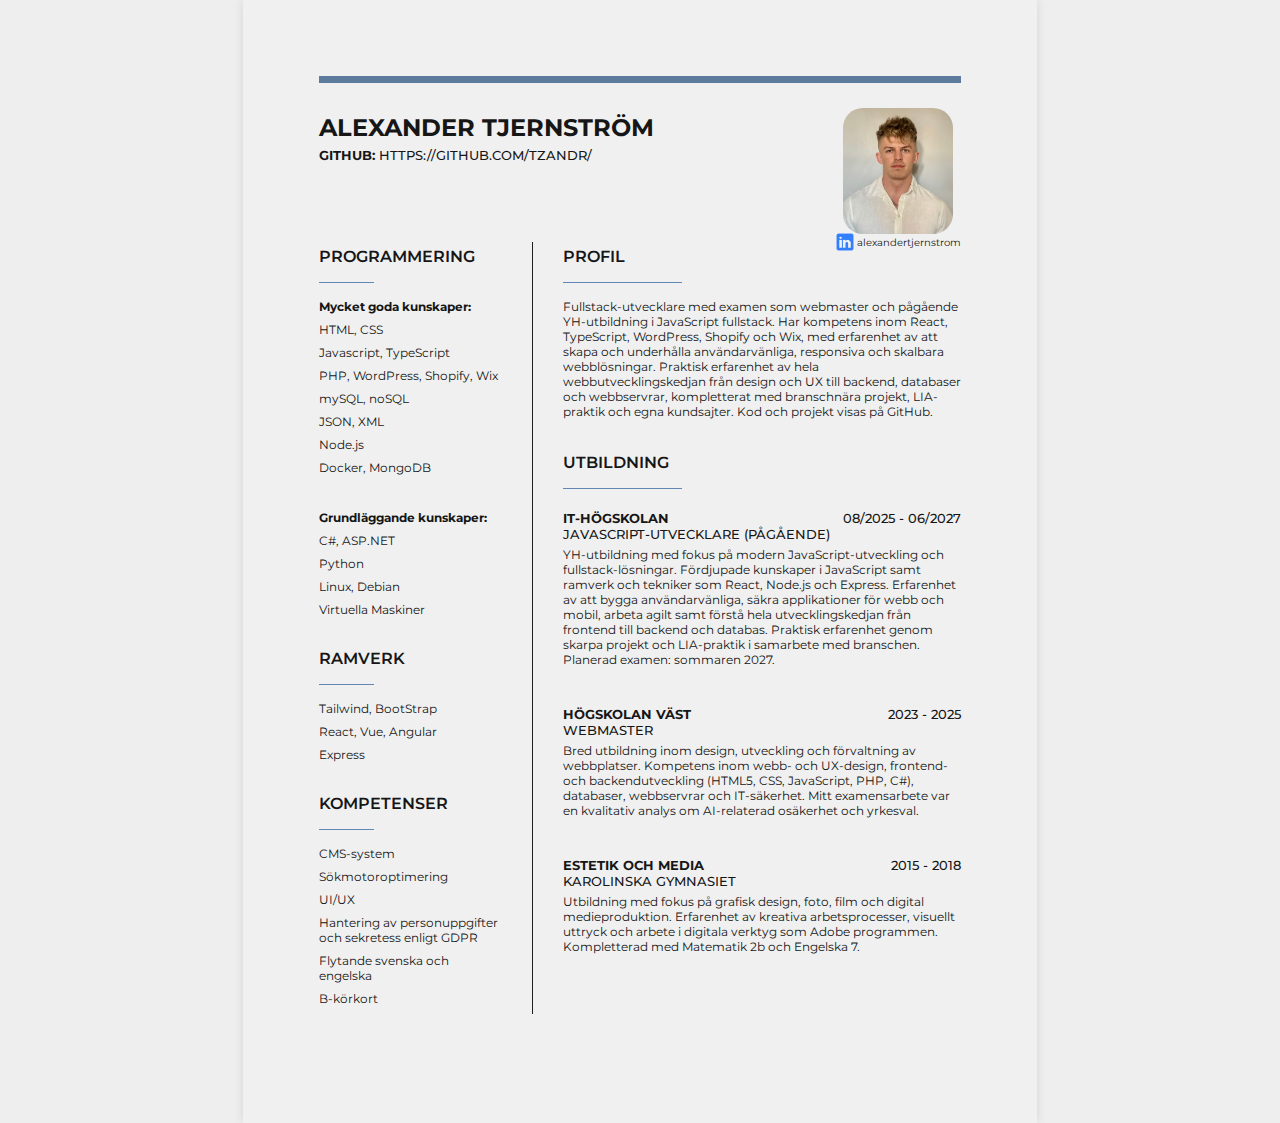
<file: index.html>
<!doctype html>
<html lang="en">
  <head>
    <meta charset="UTF-8" />
    <meta name="viewport" content="width=device-width, initial-scale=1.0" />
    <title>CV2025</title>
    <link rel="stylesheet" href="lightTheme.css" />
  </head>

  <body>
    <div class="a4">
      <div class="strongline"></div>
      <header>
        <div>
          <h2>ALEXANDER TJERNSTRÖM</h2>
          <h5><strong>GitHub:</strong> https://github.com/tZandr/</h5>
        </div>
        <div id="LinkedInCorner">
          <img src="./img/white.jpg" id="profilepic" alt="me?!" />
          <div class="LinkedIn">
            <img src="./img/linkedin-color.png" id="LiLogo" alt="LI Logo" />
            <p style="margin-bottom: -2px">alexandertjernstrom</p>
          </div>
        </div>
      </header>

      <div class="container">
        <!-- Left side -->
        <div class="left">
          <div>
            <h4>PROGRAMMERING</h4>
            <div class="line"></div>
            <p><strong>Mycket goda kunskaper:</strong></p>
            <p>HTML, CSS</p>
            <p>Javascript, TypeScript</p>
            <p>PHP, WordPress, Shopify, Wix</p>
            <p>mySQL, noSQL</p>
            <p>JSON, XML</p>
            <p>Node.js</p>
            <p>Docker, MongoDB</p>
            <br />
            <p><strong>Grundläggande kunskaper:</strong></p>
            <p>C#, ASP.NET</p>
            <p>Python</p>
            <p>Linux, Debian</p>
            <p>Virtuella Maskiner</p>
          </div>

          <br />
          <div>
            <h4>RAMVERK</h4>
            <div class="line"></div>
            <p>Tailwind, BootStrap</p>
            <p>React, Vue, Angular</p>
            <p>Express</p>
          </div>

          <br />
          <div>
            <h4>KOMPETENSER</h4>
            <div class="line"></div>
            <p>CMS-system</p>
            <p>Sökmotoroptimering</p>
            <p>UI/UX</p>
            <p>Hantering av personuppgifter och sekretess enligt GDPR</p>
            <p>Flytande svenska och engelska</p>
            <p>B-körkort</p>
          </div>
        </div>

        <!-- Right Side -->

        <div class="right">
          <div>
            <h4>PROFIL</h4>
            <div class="line"></div>
            <p>
              Fullstack-utvecklare med examen som webmaster och pågående
              YH-utbildning i JavaScript fullstack. Har kompetens inom React,
              TypeScript, WordPress, Shopify och Wix, med erfarenhet av att
              skapa och underhålla användarvänliga, responsiva och skalbara
              webblösningar. Praktisk erfarenhet av hela webbutvecklingskedjan
              från design och UX till backend, databaser och webbservrar,
              kompletterat med branschnära projekt, LIA-praktik och egna
              kundsajter. Kod och projekt visas på GitHub.
            </p>
          </div>
          <br />

          <h4>UTBILDNING</h4>
          <div class="line"></div>

          <div class="workplace">
            <div class="work-time">
              <h5>
                <strong>IT-HÖGSKOLAN</strong> <br />Javascript-utvecklare
                (pågående)
              </h5>
              <h5>08/2025 - 06/2027</h5>
            </div>
            <p style="margin-top: 0px">
              YH-utbildning med fokus på modern JavaScript-utveckling och
              fullstack-lösningar. Fördjupade kunskaper i JavaScript samt
              ramverk och tekniker som React, Node.js och Express. Erfarenhet av
              att bygga användarvänliga, säkra applikationer för webb och mobil,
              arbeta agilt samt förstå hela utvecklingskedjan från frontend till
              backend och databas. Praktisk erfarenhet genom skarpa projekt och
              LIA-praktik i samarbete med branschen. Planerad examen: sommaren
              2027.
            </p>
          </div>
          <br />

          <div class="workplace">
            <div class="work-time">
              <h5><strong>Högskolan Väst</strong><br />Webmaster</h5>
              <h5>2023 - 2025</h5>
            </div>
            <p style="margin-top: 0px">
              Bred utbildning inom design, utveckling och förvaltning av
              webbplatser. Kompetens inom webb- och UX-design, frontend- och
              backendutveckling (HTML5, CSS, JavaScript, PHP, C#), databaser,
              webbservrar och IT-säkerhet. Mitt examensarbete var en kvalitativ
              analys om AI-relaterad osäkerhet och yrkesval.
            </p>
          </div>
          <br />

          <div class="workplace">
            <div class="work-time">
              <h5>
                <strong>Estetik och Media</strong><br />Karolinska Gymnasiet
              </h5>
              <h5>2015 - 2018</h5>
            </div>
            <p style="margin-top: 0px">
              Utbildning med fokus på grafisk design, foto, film och digital
              medieproduktion. Erfarenhet av kreativa arbetsprocesser, visuellt
              uttryck och arbete i digitala verktyg som Adobe programmen.
              Kompletterad med Matematik 2b och Engelska 7.
            </p>
          </div>
          <br />
        </div>
      </div>
    </div>
  </body>
</html>
</file>
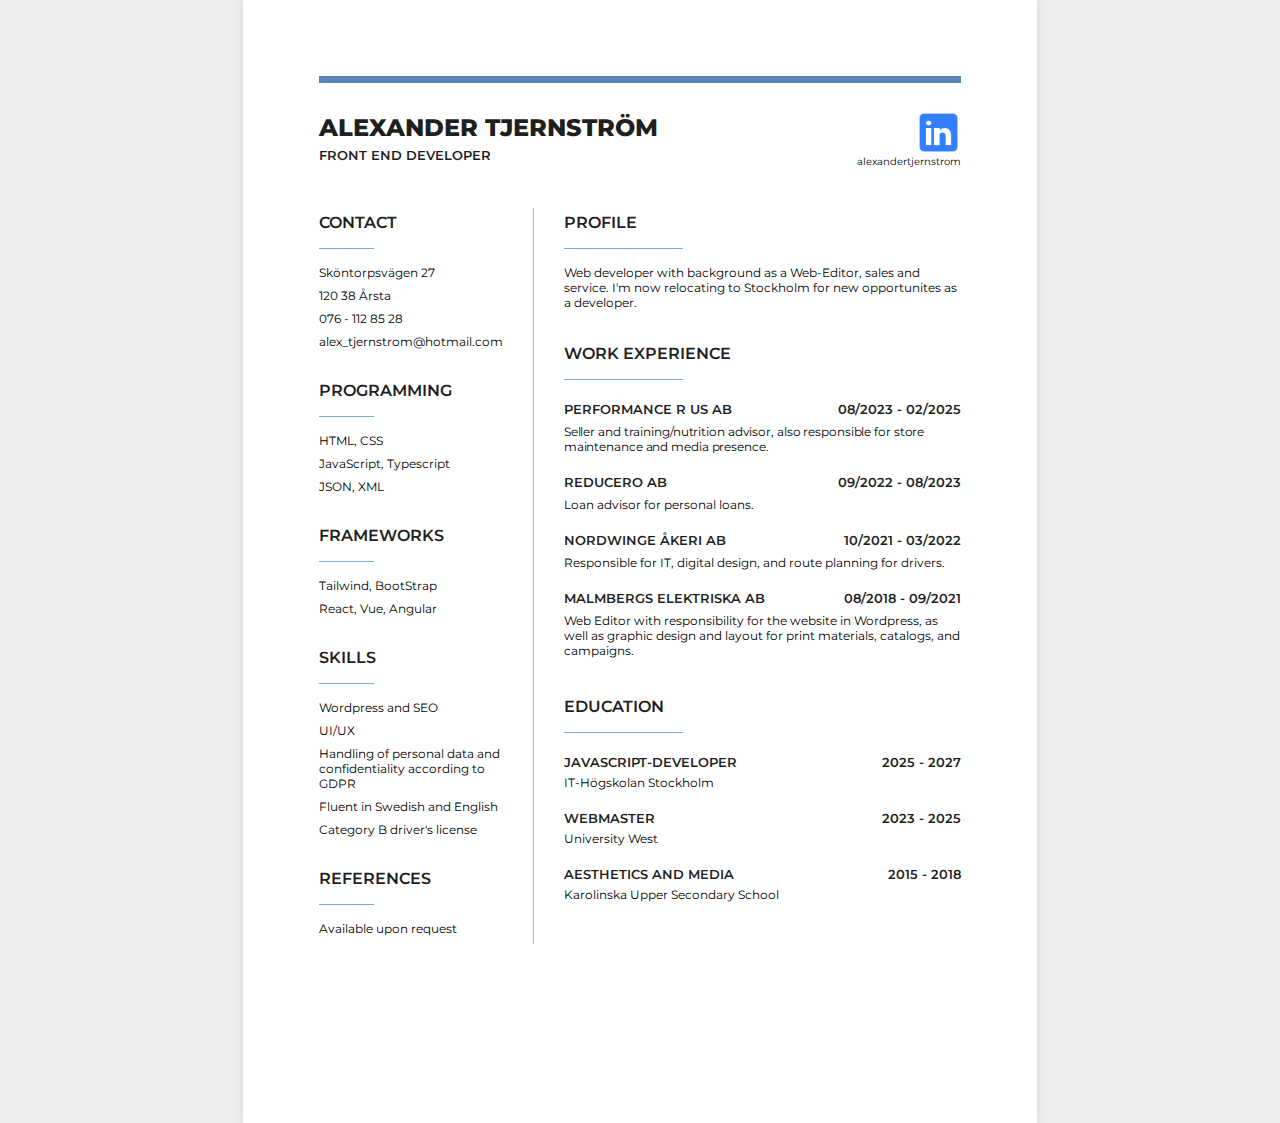
<file: engversion.html>
<!DOCTYPE html>
<html lang="en">

<head>
    <meta charset="UTF-8">
    <meta name="viewport" content="width=device-width, initial-scale=1.0">
    <title>CV2025</title>
    <link rel="stylesheet" href="style.css">
</head>

<body>
    <div class="a4">
        <div class="strongline"></div>
        <header>
            <div>
                <h2>ALEXANDER TJERNSTRÖM</h2>
                <h5>Front end developer</h5>
            </div>
            <div class="LinkedIn">
                <img src="./img/linkedin-color.png" alt="LI Logo">
                <p style="margin-bottom: -2px;">alexandertjernstrom</p>
            </div>
        </header>


        <div class="container">

            <!-- Left side -->
            <div class="left">
                <div>
                    <h4>CONTACT</h4>
                    <div class="line"></div>
                    <p>Sköntorpsvägen 27</p>
                    <p>120 38 Årsta</p>
                    <p>076 - 112 85 28</p>
                    <p>alex_tjernstrom@hotmail.com</p>
                </div>

                <br>
                <div>
                    <h4>PROGRAMMING</h4>
                    <div class="line"></div>
                    <p>HTML, CSS</p>
                    <p>JavaScript, Typescript</p>
                    <p>JSON, XML</p>
                </div>

                <br>
                <div>
                    <h4>FRAMEWORKS</h4>
                    <div class="line"></div>
                    <p>Tailwind, BootStrap</p>
                    <p>React, Vue, Angular</p>
                </div>

                <br>
                <div>
                    <h4>SKILLS</h4>
                    <div class="line"></div>
                    <p>Wordpress and SEO</p>
                    <p>UI/UX</p>
                    <p>Handling of personal data and confidentiality according to GDPR</p>
                    <p>Fluent in Swedish and English</p>
                    <p>Category B driver's license</p>
                </div>

                <br>
                <div>
                    <h4>REFERENCES</h4>
                    <div class="line"></div>
                    <p>Available upon request</p>
                </div>
            </div>



            <!-- Right Side -->

            <div class="right">

                <div>
                    <h4>PROFILE</h4>
                    <div class="line"></div>
                    <p>Web developer with background as a Web-Editor, sales and service.
                        I'm now relocating to Stockholm for new opportunites as a developer.<p>
                </div>
                <br>

                <div>
                    <h4>WORK EXPERIENCE</h4>
                    <div class="line"></div>

                    <div class="workplace">
                        <div class="work-time">
                            <h5>Performance R Us AB</h5>
                            <h5>08/2023 - 02/2025</h5>
                        </div>
                        <p style="letter-spacing: -0.1px; margin-top: 2px;">
                            Seller and training/nutrition advisor, also responsible for store
                            maintenance and media presence.</p>
                    </div>

                    <div class="workplace">
                        <div class="work-time">
                            <h5>Reducero AB</h5>
                            <h5>09/2022 - 08/2023</h5>
                        </div>
                        <p style="margin-top: 2px;">Loan advisor for personal loans.</p>
                    </div>

                    <div class="workplace">
                        <div class="work-time">
                            <h5>Nordwinge Åkeri AB</h5>
                            <h5>10/2021 - 03/2022</h5>
                        </div>
                        <p style="margin-top: 2px;">
                            Responsible for IT, digital design, and route planning for drivers.</p>
                    </div>

                    <div class="workplace">
                        <div class="work-time">
                            <h5>Malmbergs Elektriska AB</h5>
                            <h5>08/2018 - 09/2021</h5>
                        </div>
                        <p style="margin-top: 2px;">
                            Web Editor with responsibility for the website in Wordpress, as well as graphic design and layout for print materials,
                            catalogs, and campaigns.</p>
                    </div>

                    <br>
                    <h4>EDUCATION</h4>
                    <div class="line"></div>
                    
                    <div class="workplace">
                        <div class="work-time">
                            <h5>Javascript-developer</h5>
                            <h5>2025 - 2027</h5>
                        </div>
                        <p style="margin-top: 0px;">
                            IT-Högskolan Stockholm</p>
                    </div>

                    <div class="workplace">
                        <div class="work-time">
                            <h5>Webmaster</h5>
                            <h5>2023 - 2025</h5>
                        </div>
                        <p style="margin-top: 0px;">
                            University West</p>
                    </div>

                    <div class="workplace">
                        <div class="work-time">
                            <h5>Aesthetics and Media</h5>
                            <h5>2015 - 2018</h5>
                        </div>
                        <p style="margin-top: 0px;">
                            Karolinska Upper Secondary School</p>
                    </div>

                </div>
            </div>
        </div>
    </div>
</body>


</html>
</file>
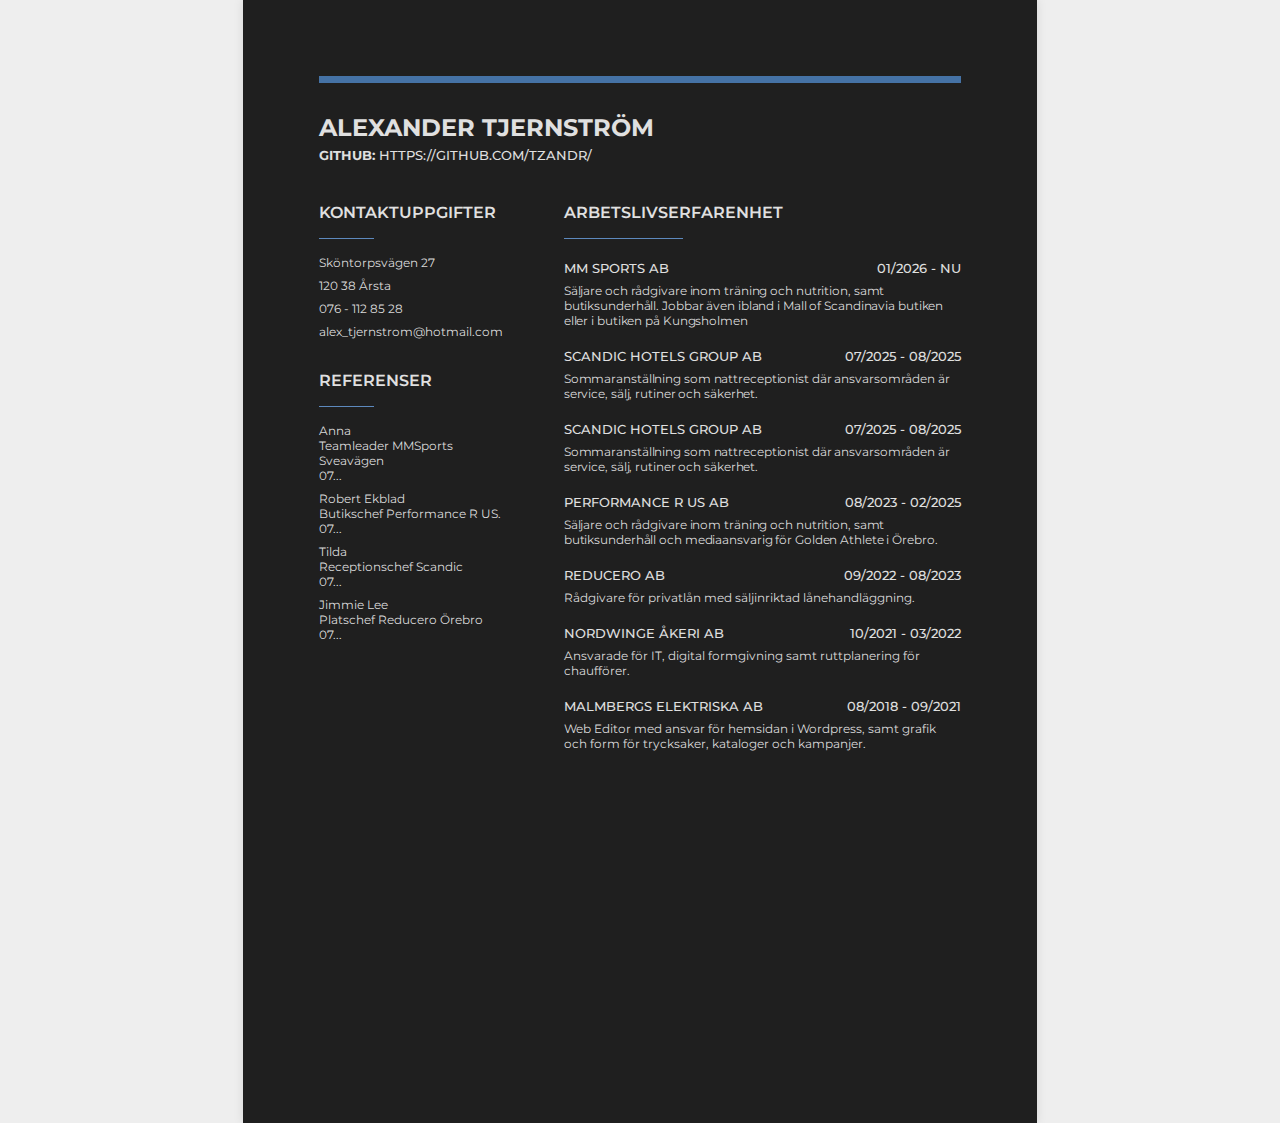
<file: index2.html>
<!doctype html>
<html lang="en">
  <head>
    <meta charset="UTF-8" />
    <meta name="viewport" content="width=device-width, initial-scale=1.0" />
    <title>CV2025</title>
    <link rel="stylesheet" href="darkTheme.css" />
  </head>

  <body>
    <div class="a4">
      <div class="strongline"></div>
      <header style="margin-bottom: 30px">
        <div>
          <h2>ALEXANDER TJERNSTRÖM</h2>
          <h5><strong>GitHub:</strong> https://github.com/tZandr/</h5>
        </div>
      </header>

      <div class="container">
        <!-- Left side -->
        <div class="left">
          <div>
            <h4>KONTAKTUPPGIFTER</h4>
            <div class="line"></div>
            <p>Sköntorpsvägen 27</p>
            <p>120 38 Årsta</p>
            <p>076 - 112 85 28</p>
            <p>alex_tjernstrom@hotmail.com</p>
          </div>

          <br />
          <div>
            <h4>REFERENSER</h4>
            <div class="line"></div>
            <p>
              Anna <br />
              Teamleader MMSports Sveavägen <br />
              07...
            </p>
            <p>
              Robert Ekblad <br />
              Butikschef Performance R US. <br />
              07...
            </p>
            <p>
              Tilda <br />
              Receptionschef Scandic <br />
              07...
            </p>
            <p>
              Jimmie Lee <br />
              Platschef Reducero Örebro <br />
              07...
            </p>
          </div>
        </div>

        <!-- Right Side -->

        <div class="right">
          <h4>ARBETSLIVSERFARENHET</h4>
          <div class="line"></div>

          <div class="workplace">
            <div class="work-time">
              <h5>MM Sports AB</h5>
              <h5>01/2026 - NU</h5>
            </div>
            <p style="letter-spacing: -0.1px; margin-top: 2px">
              Säljare och rådgivare inom träning och nutrition, samt
              butiksunderhåll. Jobbar även ibland i Mall of Scandinavia butiken
              eller i butiken på Kungsholmen
            </p>
          </div>

          <div class="workplace">
            <div class="work-time">
              <h5>Scandic Hotels Group AB</h5>
              <h5>07/2025 - 08/2025</h5>
            </div>
            <p style="letter-spacing: -0.1px; margin-top: 2px">
              Sommaranställning som nattreceptionist där ansvarsområden är
              service, sälj, rutiner och säkerhet.
            </p>
          </div>

          <div class="workplace">
            <div class="work-time">
              <h5>Scandic Hotels Group AB</h5>
              <h5>07/2025 - 08/2025</h5>
            </div>
            <p style="letter-spacing: -0.1px; margin-top: 2px">
              Sommaranställning som nattreceptionist där ansvarsområden är
              service, sälj, rutiner och säkerhet.
            </p>
          </div>

          <div class="workplace">
            <div class="work-time">
              <h5>Performance R Us AB</h5>
              <h5>08/2023 - 02/2025</h5>
            </div>
            <p style="letter-spacing: -0.1px; margin-top: 2px">
              Säljare och rådgivare inom träning och nutrition, samt
              butiksunderhåll och mediaansvarig för Golden Athlete i Örebro.
            </p>
          </div>

          <div class="workplace">
            <div class="work-time">
              <h5>Reducero AB</h5>
              <h5>09/2022 - 08/2023</h5>
            </div>
            <p style="margin-top: 2px">
              Rådgivare för privatlån med säljinriktad lånehandläggning.
            </p>
          </div>

          <div class="workplace">
            <div class="work-time">
              <h5>Nordwinge Åkeri AB</h5>
              <h5>10/2021 - 03/2022</h5>
            </div>
            <p style="margin-top: 2px">
              Ansvarade för IT, digital formgivning samt ruttplanering för
              chaufförer.
            </p>
          </div>

          <div class="workplace">
            <div class="work-time">
              <h5>Malmbergs Elektriska AB</h5>
              <h5>08/2018 - 09/2021</h5>
            </div>
            <p style="margin-top: 2px">
              Web Editor med ansvar för hemsidan i Wordpress, samt grafik och
              form för trycksaker, kataloger och kampanjer.
            </p>
          </div>
        </div>
      </div>
    </div>
  </body>
</html>
</file>
<file: lightTheme.css>
@import url("https://fonts.googleapis.com/css2?family=Montserrat:ital,wght@0,100..900;1,100..900&display=swap");

* {
  font-family: "Montserrat";
}

/* --- PDF A4 GPT --- */

html,
body {
  margin: 0;
  padding: 0;
  background: #eee;
}

.a4 {
  width: 210mm;
  height: 297mm;
  background: rgb(240, 240, 240);
  padding: 20mm;
  margin: auto;
  box-sizing: border-box;
  box-shadow: 0 0 10px rgba(0, 0, 0, 0.1);
}

/* --- Header settings --- */

header {
  margin-bottom: -10px;
  display: flex;
  justify-content: space-between;
}

#LinkedInCorner {
  display: flex;
  flex-direction: column;
  align-items: center;
  justify-content: center;
}

#profilepic {
  max-width: 110px;
  border-radius: 20px;
}

.LinkedIn {
  margin-top: -2px;
  display: flex;
  align-items: center;
  justify-content: center;
}

#LiLogo {
  width: 20px;
  height: 20px;
  margin-right: 2px;
}

.LinkedIn p {
  font-size: 10px;
}

/* --- Text Settings --- */

h1,
h2,
h3,
h4,
h5,
h6 {
  margin: 5px 0px 5px 0px;
  padding: 0;
  font-weight: 700;
  color: #161616;
}

h5 {
  font-weight: 500;
  text-transform: uppercase;
}

h4 {
  font-weight: 600;
}

p {
  font-size: 12px;
  margin: 10px 0px;
  color: rgb(20, 20, 20);
}

.left p {
  margin: 8px 0px;
}

header h1 {
  margin-bottom: 10px;
  margin-top: 0px;
}

header p {
  margin-top: 0px;
}

.work-time {
  display: flex;
  justify-content: space-between;
  margin-bottom: 0px;
}

.work-title {
  font-weight: 500;
  text-transform: none;
}

.work-time p {
  letter-spacing: 0.5px;
}

#kern {
  letter-spacing: -0.1px;
  /* lite tätare */
  margin-top: 5px;
}

/* --- Container Settings --- */

.container {
  display: grid;
  grid-template-columns: 1fr 2fr;
}

.left {
  border-right: 1px solid #1f1f1f;
  padding-right: 30px;
}

.right {
  padding-left: 30px;
}

.line {
  border-top: 1px solid #6387b3;
  width: 30%;
  margin: 1em 0;
  /* valfritt mellanrum ovan/under */
}

.strongline {
  border-top: 7px solid #5d7b9c;
  width: 100%;
  margin: 0 0 25px 0;
  /* valfritt mellanrum ovan/under */
}

.workplace {
  margin-bottom: 15px;
}
</file>
<file: style.css>
@import url('https://fonts.googleapis.com/css2?family=Montserrat:ital,wght@0,100..900;1,100..900&display=swap');

* {
    font-family: 'Montserrat';
}



/* --- PDF A4 GPT --- */

html,
body {
    margin: 0;
    padding: 0;
    background: #eee;
}

.a4 {
    width: 210mm;
    height: 297mm;
    background: white;
    padding: 20mm;
    margin: auto;
    box-sizing: border-box;
    box-shadow: 0 0 10px rgba(0, 0, 0, 0.1);
}

/* --- Header settings --- */

header {
    padding-bottom: 40px;
    display: flex;
    justify-content: space-between;
}

img {
    max-width: 45px;
}

.LinkedIn {
    display: flex;
    flex-direction: column;
    align-items: flex-end;
    justify-content: center;
}

.LinkedIn p {
    font-size: 10px;
}

/* --- Text Settings --- */

h1,
h2,
h3,
h4,
h5,
h6,
a{
    margin: 5px 0px 5px 0px;
    padding: 0;
    font-weight: 800;
    color: #1f1f1f;
    text-decoration: none;

}

h6,h5 {
    font-weight: 600;
    ;
    text-transform: uppercase;
}


h4 {
    font-weight: 600;
}


p {
    font-size: 12px;
    margin: 10px 0px;
    color: black;
}

.left p {
    margin: 8px 0px
}

header h1 {
    margin-bottom: 10px;
    margin-top: 0px;
}

header p {
    margin-top: 0px;
}

.work-time {
    display: flex;
    justify-content: space-between;
    margin-bottom: 0px;
}

.work-title {
    font-weight: 500;
    text-transform: none;
}

.work-time p {
    letter-spacing: 0.5px;
}

#kern {
    letter-spacing: -0.1px;
    /* lite tätare */
    margin-top: 5px;
}

/* --- Container Settings --- */

.container {
    display: grid;
    grid-template-columns: 1fr 2fr;
}

.left {
    border-right: 1px solid #b3b3b3;
    padding-right: 30px;
}

.right {
    padding-left: 30px;
}

.line {
    border-top: 1px solid #7cace2;
    width: 30%;
    margin: 1em 0;
    /* valfritt mellanrum ovan/under */
}

.strongline {
    border-top: 7px solid #5985b8;
    width: 100%;
    margin: 0 0 25px 0;
    /* valfritt mellanrum ovan/under */
}

.workplace {
    margin-bottom: 15px;
}
</file>
<file: darkTheme.css>
@import url("https://fonts.googleapis.com/css2?family=Montserrat:ital,wght@0,100..900;1,100..900&display=swap");

* {
  font-family: "Montserrat";
}

/* --- PDF A4 GPT --- */

html,
body {
  margin: 0;
  padding: 0;
  background: #eee;
}

.a4 {
  width: 210mm;
  height: 297mm;
  background: rgb(31, 31, 31);
  padding: 20mm;
  margin: auto;
  box-sizing: border-box;
  box-shadow: 0 0 10px rgba(0, 0, 0, 0.1);
}

/* --- Header settings --- */

header {
  margin-bottom: -10px;
  display: flex;
  justify-content: space-between;
}

#LinkedInCorner {
  display: flex;
  flex-direction: column;
  align-items: center;
  justify-content: center;
}

#profilepic {
  max-width: 110px;
  border-radius: 20px;
}

.LinkedIn {
  margin-top: -2px;
  display: flex;
  align-items: center;
  justify-content: center;
}

#LiLogo {
  width: 20px;
  height: 20px;
  margin-right: 2px;
}

.LinkedIn p {
  font-size: 10px;
}

/* --- Text Settings --- */

h1,
h2,
h3,
h4,
h5,
h6 {
  margin: 5px 0px 5px 0px;
  padding: 0;
  font-weight: 700;
  color: #e0e0e0;
}

h5 {
  font-weight: 500;
  text-transform: uppercase;
}

h4 {
  font-weight: 600;
}

p {
  font-size: 12px;
  margin: 10px 0px;
  color: rgb(218, 218, 218);
}

.left p {
  margin: 8px 0px;
}

header h1 {
  margin-bottom: 10px;
  margin-top: 0px;
}

header p {
  margin-top: 0px;
}

.work-time {
  display: flex;
  justify-content: space-between;
  margin-bottom: 0px;
}

.work-title {
  font-weight: 500;
  text-transform: none;
}

.work-time p {
  letter-spacing: 0.5px;
}

#kern {
  letter-spacing: -0.1px;
  /* lite tätare */
  margin-top: 5px;
}

/* --- Container Settings --- */

.container {
  display: grid;
  grid-template-columns: 1fr 2fr;
}

.left {
  border-right: 1px solid #1f1f1f;
  padding-right: 30px;
}

.right {
  padding-left: 30px;
}

.line {
  border-top: 1px solid #5d89bd;
  width: 30%;
  margin: 1em 0;
  /* valfritt mellanrum ovan/under */
}

.strongline {
  border-top: 7px solid #4572a5;
  width: 100%;
  margin: 0 0 25px 0;
  /* valfritt mellanrum ovan/under */
}

.workplace {
  margin-bottom: 15px;
}
</file>
